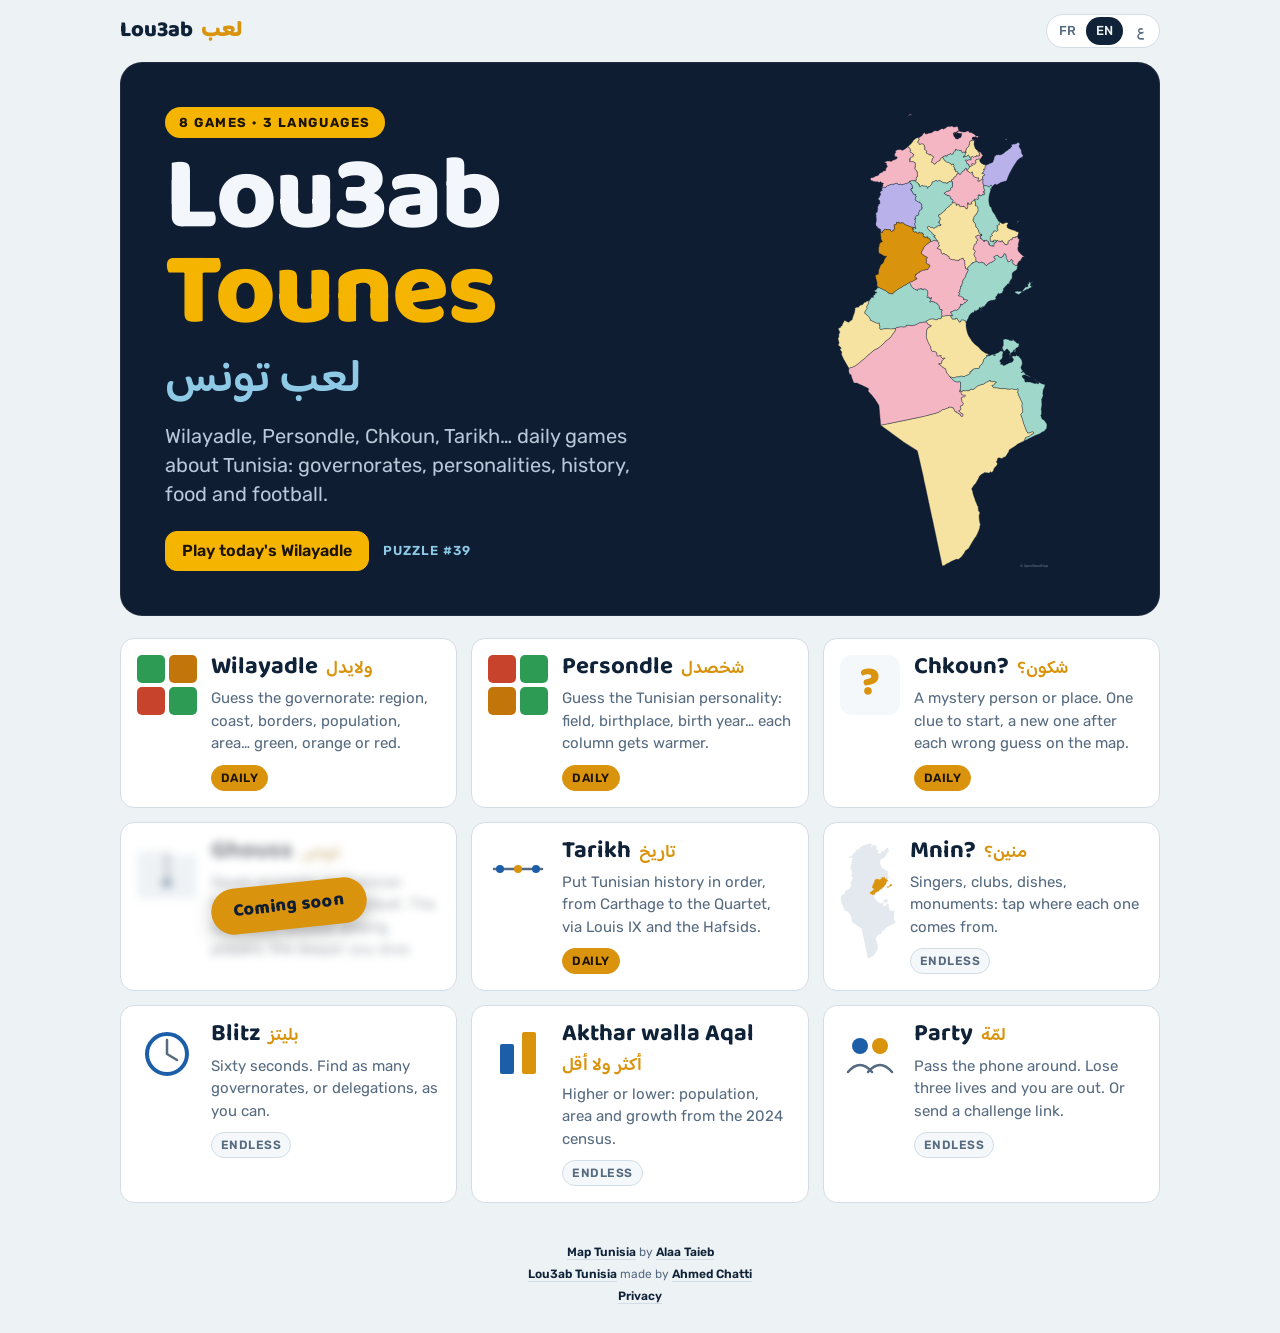
<file: index.html>
<!doctype html>
<html lang="fr">
<head>
<meta charset="utf-8">
<meta name="viewport" content="width=device-width, initial-scale=1, viewport-fit=cover">
<meta property="og:title" content="Lou3ab Tounes">
<meta property="og:description" content="Wilayadle, Persondle, Chkoun, Tarikh… des jeux quotidiens sur la Tunisie : gouvernorats, personnalités, histoire, cuisine et foot.">
<meta property="og:type" content="website">
<meta property="og:url" content="https://lou3ab-tounes.vercel.app/">
<meta property="og:image" content="https://lou3ab-tounes.vercel.app/assets/og.png">
<meta property="og:image:width" content="1200">
<meta property="og:image:height" content="627">
<meta name="twitter:card" content="summary_large_image">
<link rel="icon" href="assets/icon.svg" type="image/svg+xml">
<title>Lou3ab Tounes</title>
<meta name="claude:viewport-fit-sides" content="cover">
<meta name="description" content="Daily games about Tunisia: governorate outlines, mystery personalities, history timeline, higher-or-lower, party mode.">
<meta name="site-url" content="">
<link rel="preconnect" href="https://fonts.googleapis.com">
<link rel="preconnect" href="https://fonts.gstatic.com" crossorigin>
<link rel="stylesheet" href="https://fonts.googleapis.com/css2?family=Baloo+Bhaijaan+2:wght@500;600;700;800&family=Rubik:wght@400;500;600;700&display=swap">
<link rel="manifest" href="/manifest.webmanifest">
<meta name="theme-color" content="#0f1d33">
<link rel="apple-touch-icon" href="/assets/app/apple-touch-icon.png">
<meta name="apple-mobile-web-app-capable" content="yes">
<meta name="apple-mobile-web-app-title" content="Lou3ab Tounes">
<link rel="stylesheet" href="assets/style.css?v=202610292300">
</head>
<body>
<main id="app" aria-live="polite"></main>
<script src="assets/data.js?v=202610292300"></script>
<script src="assets/facts.js?v=202610292300"></script>
<script src="assets/history.js?v=202610292300"></script>
<script src="assets/people.js?v=202610292300"></script>
<script src="assets/party.js?v=202610292300"></script>
<script src="assets/ghouss.js?v=202610292300"></script>
<script src="assets/daily.js?v=202610292300"></script>
<script src="assets/app.js?v=202610292300"></script>
<script>if ('serviceWorker' in navigator) addEventListener('load', () => navigator.serviceWorker.register('/sw.js').catch(() => {}));</script>
</body>
</html>
</file>
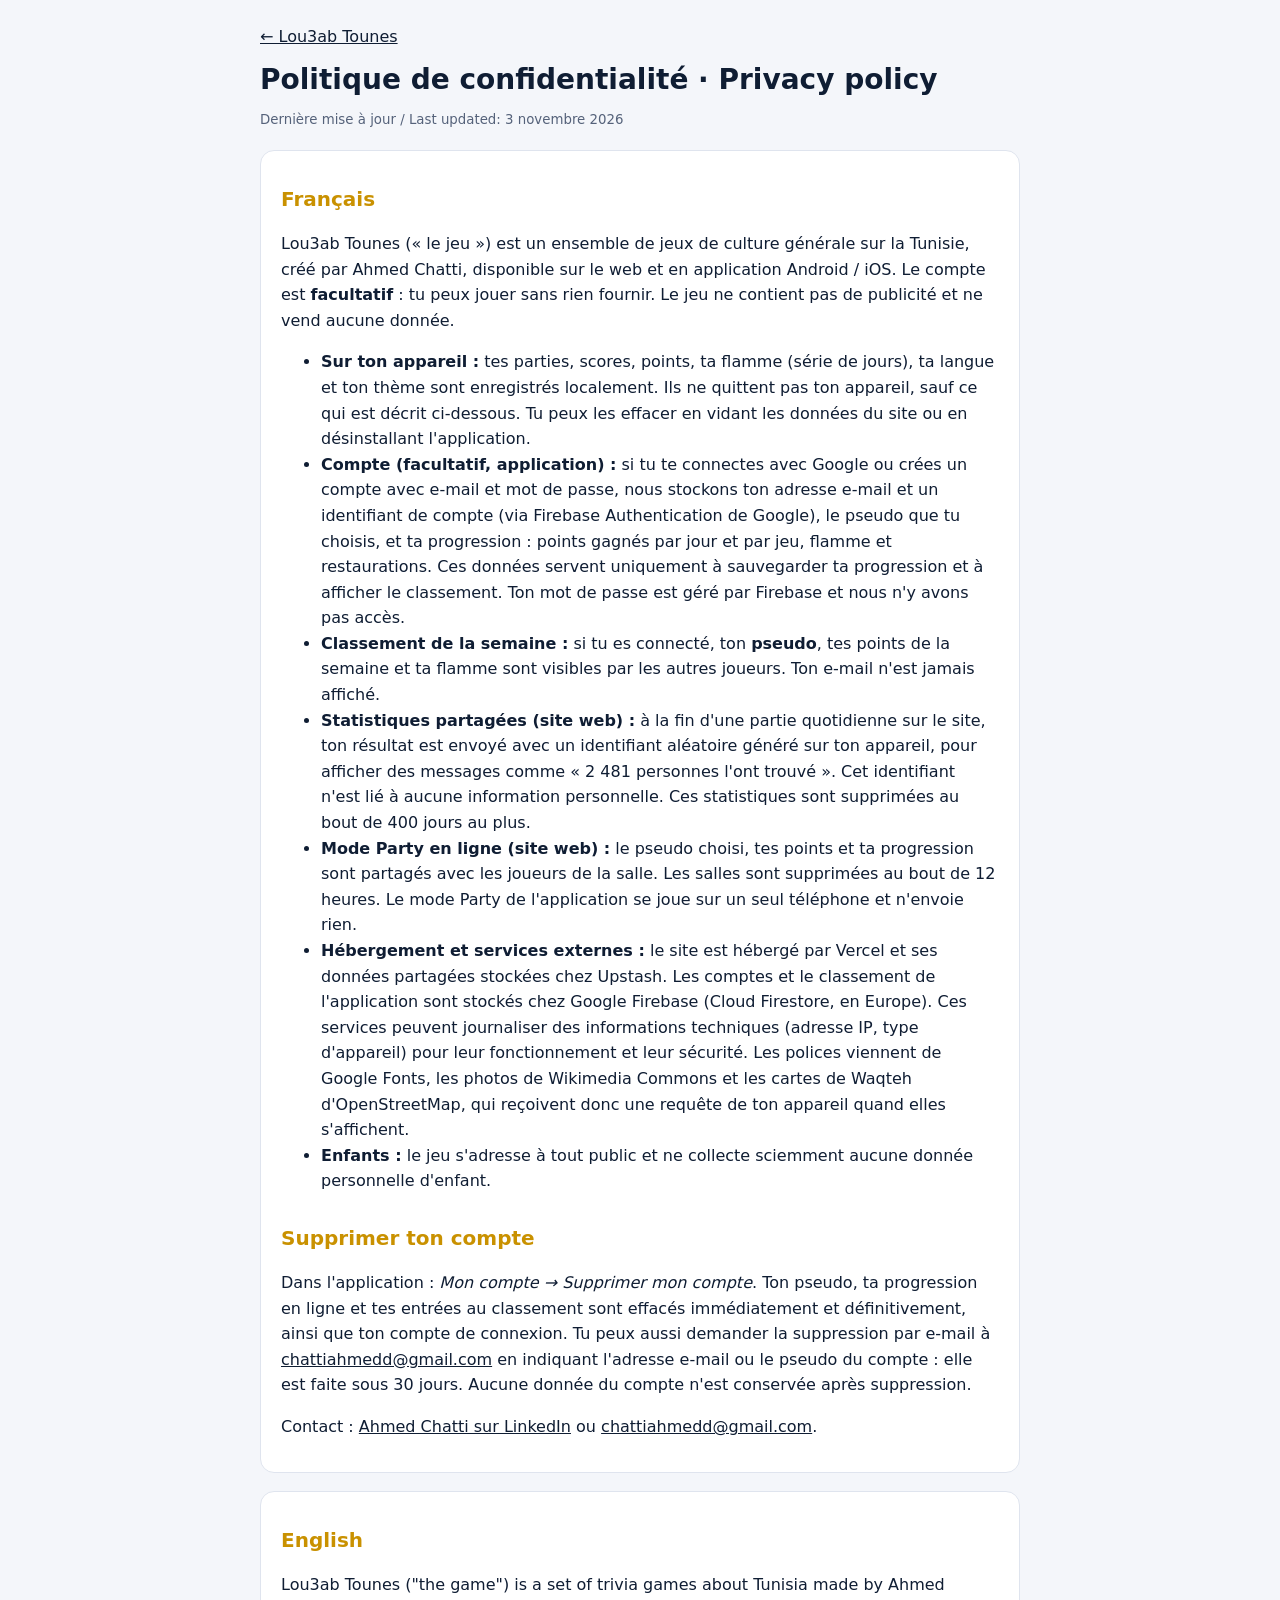
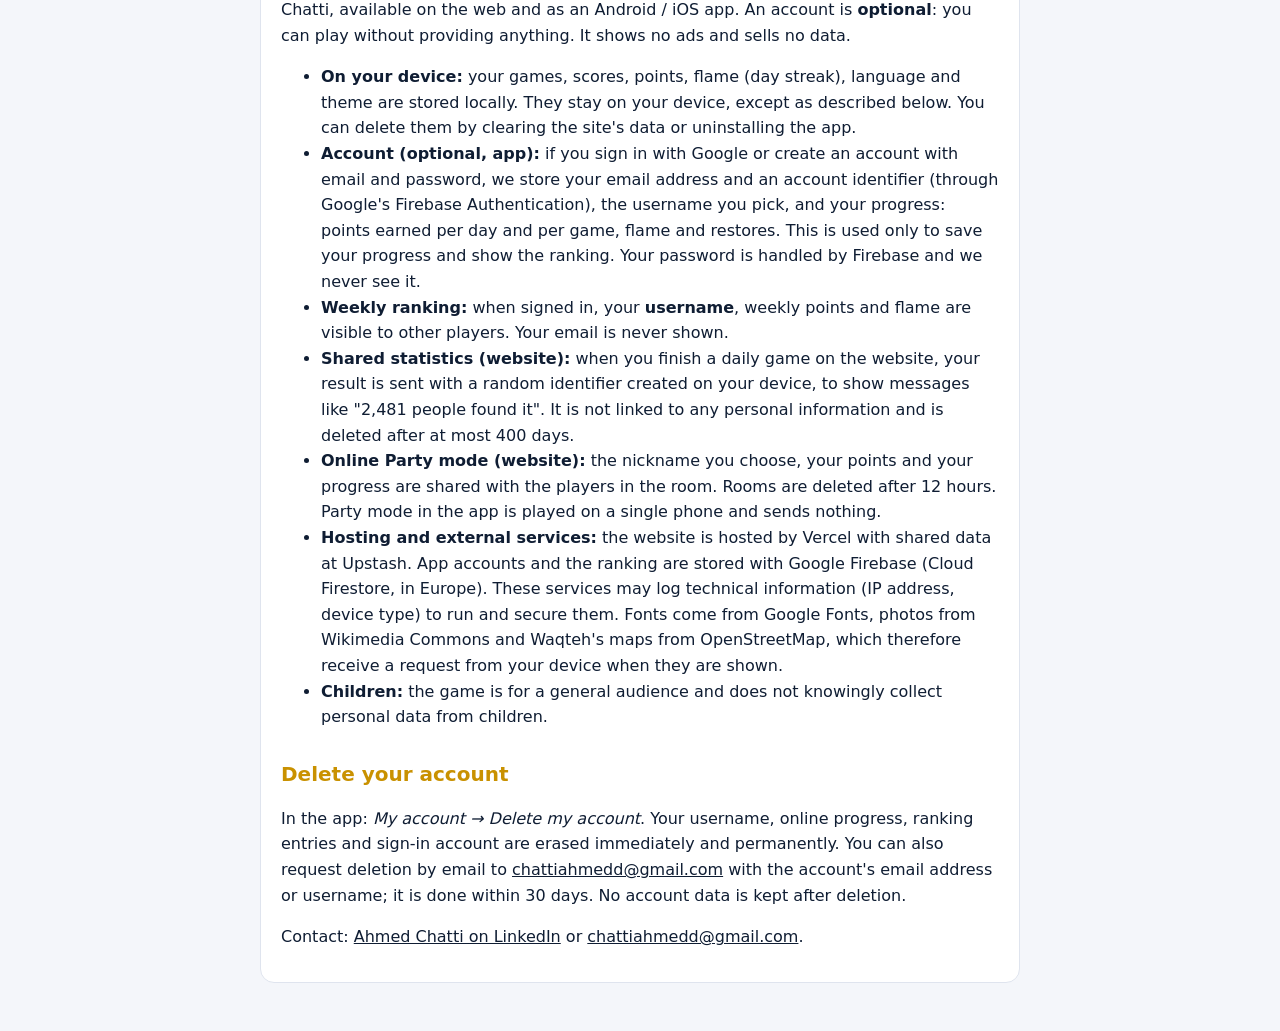
<file: privacy.html>
<!doctype html>
<html lang="fr">
<head>
<meta charset="utf-8">
<meta name="viewport" content="width=device-width,initial-scale=1">
<title>Confidentialité · Lou3ab Tounes</title>
<meta name="theme-color" content="#0f1d33">
<link rel="icon" href="/assets/icon.svg">
<style>
:root{--bg:#f4f6fa;--ink:#0f1d33;--muted:#55627a;--card:#fff;--line:#dfe4ee;--gold:#c99100}
@media (prefers-color-scheme:dark){:root{--bg:#0b1526;--ink:#e9eef7;--muted:#9aa8c0;--card:#13213a;--line:#24334f;--gold:#f5b400}}
body{margin:0;background:var(--bg);color:var(--ink);font:16px/1.6 system-ui,-apple-system,Segoe UI,Roboto,sans-serif}
main{max-width:760px;margin:0 auto;padding:24px 16px 48px}
h1{font-size:28px;margin:8px 0 4px}h2{font-size:20px;margin:28px 0 6px;color:var(--gold)}
section{background:var(--card);border:1px solid var(--line);border-radius:14px;padding:4px 20px 16px;margin-top:18px}
p,li{color:var(--ink)}small{color:var(--muted)}a{color:inherit}
</style>
</head>
<body>
<main>
<a href="/">← Lou3ab Tounes</a>
<h1>Politique de confidentialité · Privacy policy</h1>
<small>Dernière mise à jour / Last updated: 3 novembre 2026</small>

<section lang="fr">
<h2>Français</h2>
<p>Lou3ab Tounes (« le jeu ») est un ensemble de jeux de culture générale sur la Tunisie, créé par Ahmed Chatti, disponible sur le web et en application Android / iOS. Le compte est <strong>facultatif</strong> : tu peux jouer sans rien fournir. Le jeu ne contient pas de publicité et ne vend aucune donnée.</p>
<ul>
<li><strong>Sur ton appareil :</strong> tes parties, scores, points, ta flamme (série de jours), ta langue et ton thème sont enregistrés localement. Ils ne quittent pas ton appareil, sauf ce qui est décrit ci-dessous. Tu peux les effacer en vidant les données du site ou en désinstallant l'application.</li>
<li><strong>Compte (facultatif, application) :</strong> si tu te connectes avec Google ou crées un compte avec e-mail et mot de passe, nous stockons ton adresse e-mail et un identifiant de compte (via Firebase Authentication de Google), le pseudo que tu choisis, et ta progression : points gagnés par jour et par jeu, flamme et restaurations. Ces données servent uniquement à sauvegarder ta progression et à afficher le classement. Ton mot de passe est géré par Firebase et nous n'y avons pas accès.</li>
<li><strong>Classement de la semaine :</strong> si tu es connecté, ton <strong>pseudo</strong>, tes points de la semaine et ta flamme sont visibles par les autres joueurs. Ton e-mail n'est jamais affiché.</li>
<li><strong>Statistiques partagées (site web) :</strong> à la fin d'une partie quotidienne sur le site, ton résultat est envoyé avec un identifiant aléatoire généré sur ton appareil, pour afficher des messages comme « 2 481 personnes l'ont trouvé ». Cet identifiant n'est lié à aucune information personnelle. Ces statistiques sont supprimées au bout de 400 jours au plus.</li>
<li><strong>Mode Party en ligne (site web) :</strong> le pseudo choisi, tes points et ta progression sont partagés avec les joueurs de la salle. Les salles sont supprimées au bout de 12 heures. Le mode Party de l'application se joue sur un seul téléphone et n'envoie rien.</li>
<li><strong>Hébergement et services externes :</strong> le site est hébergé par Vercel et ses données partagées stockées chez Upstash. Les comptes et le classement de l'application sont stockés chez Google Firebase (Cloud Firestore, en Europe). Ces services peuvent journaliser des informations techniques (adresse IP, type d'appareil) pour leur fonctionnement et leur sécurité. Les polices viennent de Google Fonts, les photos de Wikimedia Commons et les cartes de Waqteh d'OpenStreetMap, qui reçoivent donc une requête de ton appareil quand elles s'affichent.</li>
<li><strong>Enfants :</strong> le jeu s'adresse à tout public et ne collecte sciemment aucune donnée personnelle d'enfant.</li>
</ul>
<h2 id="supprimer-compte">Supprimer ton compte</h2>
<p>Dans l'application : <em>Mon compte → Supprimer mon compte</em>. Ton pseudo, ta progression en ligne et tes entrées au classement sont effacés immédiatement et définitivement, ainsi que ton compte de connexion. Tu peux aussi demander la suppression par e-mail à <a href="mailto:chattiahmedd@gmail.com?subject=Suppression%20de%20compte%20Lou3ab%20Tounes">chattiahmedd@gmail.com</a> en indiquant l'adresse e-mail ou le pseudo du compte : elle est faite sous 30 jours. Aucune donnée du compte n'est conservée après suppression.</p>
<p>Contact : <a href="https://www.linkedin.com/in/ahmedchatti/">Ahmed Chatti sur LinkedIn</a> ou <a href="mailto:chattiahmedd@gmail.com">chattiahmedd@gmail.com</a>.</p>
</section>

<section lang="en">
<h2>English</h2>
<p>Lou3ab Tounes ("the game") is a set of trivia games about Tunisia made by Ahmed Chatti, available on the web and as an Android / iOS app. An account is <strong>optional</strong>: you can play without providing anything. It shows no ads and sells no data.</p>
<ul>
<li><strong>On your device:</strong> your games, scores, points, flame (day streak), language and theme are stored locally. They stay on your device, except as described below. You can delete them by clearing the site's data or uninstalling the app.</li>
<li><strong>Account (optional, app):</strong> if you sign in with Google or create an account with email and password, we store your email address and an account identifier (through Google's Firebase Authentication), the username you pick, and your progress: points earned per day and per game, flame and restores. This is used only to save your progress and show the ranking. Your password is handled by Firebase and we never see it.</li>
<li><strong>Weekly ranking:</strong> when signed in, your <strong>username</strong>, weekly points and flame are visible to other players. Your email is never shown.</li>
<li><strong>Shared statistics (website):</strong> when you finish a daily game on the website, your result is sent with a random identifier created on your device, to show messages like "2,481 people found it". It is not linked to any personal information and is deleted after at most 400 days.</li>
<li><strong>Online Party mode (website):</strong> the nickname you choose, your points and your progress are shared with the players in the room. Rooms are deleted after 12 hours. Party mode in the app is played on a single phone and sends nothing.</li>
<li><strong>Hosting and external services:</strong> the website is hosted by Vercel with shared data at Upstash. App accounts and the ranking are stored with Google Firebase (Cloud Firestore, in Europe). These services may log technical information (IP address, device type) to run and secure them. Fonts come from Google Fonts, photos from Wikimedia Commons and Waqteh's maps from OpenStreetMap, which therefore receive a request from your device when they are shown.</li>
<li><strong>Children:</strong> the game is for a general audience and does not knowingly collect personal data from children.</li>
</ul>
<h2 id="delete-account">Delete your account</h2>
<p>In the app: <em>My account → Delete my account</em>. Your username, online progress, ranking entries and sign-in account are erased immediately and permanently. You can also request deletion by email to <a href="mailto:chattiahmedd@gmail.com?subject=Lou3ab%20Tounes%20account%20deletion">chattiahmedd@gmail.com</a> with the account's email address or username; it is done within 30 days. No account data is kept after deletion.</p>
<p>Contact: <a href="https://www.linkedin.com/in/ahmedchatti/">Ahmed Chatti on LinkedIn</a> or <a href="mailto:chattiahmedd@gmail.com">chattiahmedd@gmail.com</a>.</p>
</section>
</main>
</body>
</html>
</file>
<file: assets/style.css>
/* Layout: one centred game column (max 620px) over a whitewashed/night-sea ground; the map is the stage. */
:root{
  --bg:#edf2f5; --surface:#ffffff; --surface-2:#f5f8fa; --ink:#0f2238; --muted:#566a80; --line:#d3dde6;
  --blue:#1d5ea8; --blue-ink:#ffffff; --gold:#d9930d; --red:#c43b22; --green:#2f8a4f;
  --sea:#dce9f3; --land:#e3e9ee; --stroke:#ffffff; --ctx:#dfe5ea;
  --p0:#f4b6c2; --p1:#9fd8cb; --p2:#f6e3a1; --p3:#b9b2ea; --p4:#a8d5a2; --p5:#f2c88f; --p6:#8ecae6; --p7:#e9a28f;
  --f-display:"Baloo Bhaijaan 2","Rubik","Noto Sans Arabic",system-ui,sans-serif;
  --f-body:"Rubik","Noto Sans Arabic",system-ui,-apple-system,"Segoe UI",sans-serif;
  --good-cell:#2e9b55; --part-cell:#c27508; --bad-cell:#c8432c;
  --r:14px; --shadow:0 1px 2px rgba(15,34,56,.06),0 6px 20px rgba(15,34,56,.06);
  color-scheme:light;
}
@media (prefers-color-scheme:dark){:root:not([data-theme="light"]){
  --bg:#0c1627; --surface:#14223a; --surface-2:#1a2b46; --ink:#eef3f9; --muted:#97a9bf; --line:#253a59;
  --blue:#69a6ff; --blue-ink:#08162b; --gold:#f5b400; --red:#ff7158; --green:#5fd08d;
  --sea:#10203a; --land:#22344f; --stroke:#0c1627; --ctx:#1b2c47; --shadow:0 1px 2px rgba(0,0,0,.3),0 8px 24px rgba(0,0,0,.25); color-scheme:dark;}}
:root[data-theme="dark"]{
  --bg:#0c1627; --surface:#14223a; --surface-2:#1a2b46; --ink:#eef3f9; --muted:#97a9bf; --line:#253a59;
  --blue:#69a6ff; --blue-ink:#08162b; --gold:#f5b400; --red:#ff7158; --green:#5fd08d;
  --sea:#10203a; --land:#22344f; --stroke:#0c1627; --ctx:#1b2c47; --shadow:0 1px 2px rgba(0,0,0,.3),0 8px 24px rgba(0,0,0,.25); color-scheme:dark;}

*{box-sizing:border-box}
html,body{min-height:100%}
body{margin:0;background:var(--bg);color:var(--ink);font:400 16px/1.5 var(--f-body);-webkit-font-smoothing:antialiased;
  padding-left:max(16px,env(safe-area-inset-left,0px));padding-right:max(16px,env(safe-area-inset-right,0px));padding-block:0 24px}
#app{max-width:1040px;margin:0 auto}
a{color:var(--blue)}
[lang="ar"]{font-family:var(--f-display);font-feature-settings:normal;letter-spacing:0!important}
h1,h2,h3{font-family:var(--f-display);line-height:1.1;margin:0;text-wrap:balance}
button,input{font:inherit;color:inherit}
:focus-visible{outline:3px solid var(--gold);outline-offset:2px;border-radius:6px}

/* bar */
.bar{display:flex;align-items:center;justify-content:space-between;gap:12px;padding-block:14px;position:sticky;top:env(safe-area-inset-top,0px);background:var(--bg);z-index:5}
body::before{content:"";position:fixed;inset:0 0 auto;height:env(safe-area-inset-top,0px);background:var(--bg);z-index:10}
.brand{font:800 22px/1 var(--f-display);color:var(--ink)}
.brand span{color:var(--gold);margin-inline-start:4px}
.backlink{text-decoration:none;font-weight:500;color:var(--muted)}
.backlink:hover{color:var(--ink)}
[dir="rtl"] .backlink{display:inline-block;transform:none}
.seg{display:inline-flex;border:1px solid var(--line);border-radius:999px;padding:2px;background:var(--surface)}
.seg button{border:0;background:none;padding:4px 10px;border-radius:999px;cursor:pointer;font-size:13px;font-weight:500;color:var(--muted);min-width:34px}
.seg button.on{background:var(--ink);color:var(--bg)}

/* buttons & chips */
.btn{display:inline-flex;align-items:center;justify-content:center;gap:6px;border:1px solid var(--line);background:var(--surface);color:var(--ink);padding:10px 16px;border-radius:12px;font-weight:600;cursor:pointer;text-decoration:none;line-height:1.1;transition:transform .08s,background .15s}
.btn:active{transform:translateY(1px)}
.btn.primary{background:var(--blue);border-color:var(--blue);color:var(--blue-ink)}
.btn.ghost{background:transparent}
.btn.sm{padding:6px 11px;font-size:14px;border-radius:10px}
.btn.big{padding:16px 28px;font-size:18px}
.btn[disabled],.btn.dis{opacity:.4;pointer-events:none}
.chip{display:inline-block;font-size:12px;font-weight:600;letter-spacing:.04em;text-transform:uppercase;padding:3px 9px;border-radius:999px;background:var(--surface-2);color:var(--muted);border:1px solid var(--line)}
.chip.daily{background:var(--gold);border-color:var(--gold);color:#1c1300}
.chip.ok{background:var(--green);border-color:var(--green);color:var(--bg)}
.actions{display:flex;flex-wrap:wrap;gap:10px;justify-content:center;margin-top:14px}

/* hero */
.hero{display:grid;grid-template-columns:1.1fr .9fr;gap:24px;align-items:center;padding-block:8px 28px}
.hero-m{max-width:300px;justify-self:center;width:100%}
.hero-m .map{max-height:440px}
@media (max-width:700px){.hero{grid-template-columns:1fr 120px;gap:12px}.hero-t p{font-size:16px}.hero-m .map{max-height:250px}}

/* tiles */
.grid{display:grid;grid-template-columns:repeat(auto-fill,minmax(min(100%,300px),1fr));gap:14px}
.tile{display:flex;gap:14px;align-items:flex-start;padding:16px;background:var(--surface);border:1px solid var(--line);border-radius:var(--r);text-decoration:none;color:var(--ink);transition:transform .15s,border-color .15s}
.tile:hover{transform:translateY(-2px);border-color:var(--blue)}
.tile-b{min-width:0;flex:1}
.tile h2{font-size:24px;font-weight:700;display:flex;flex-wrap:wrap;gap:8px;align-items:baseline}
.tile h2 span{font-size:18px;color:var(--gold);font-weight:600}
.tile p{margin:6px 0 10px;color:var(--muted);font-size:15px}
.tile-f{display:flex;gap:6px;flex-wrap:wrap}
.thumb{width:60px;height:60px;flex:none}
svg.thumb.sil{width:60px;height:60px;max-width:60px}
.thumb.sil path{fill:var(--blue)}
.thumb.q{display:grid;place-items:center;font:800 40px/1 var(--f-display);color:var(--gold);background:var(--surface-2);border-radius:12px}
.t-sea{fill:var(--sea)} .t-dot{fill:var(--blue)} .t-dot2{fill:var(--gold)} .t-line{stroke:var(--muted);stroke-width:2.5;fill:none;stroke-linecap:round} .t-ring{fill:none;stroke:var(--blue);stroke-width:4}

/* map */
.map{display:block;width:100%;height:auto;max-height:78vh;touch-action:manipulation;user-select:none}
.map .rg{stroke:var(--stroke);stroke-width:var(--sw);stroke-linejoin:round;fill:var(--land);cursor:pointer;transition:fill .15s,opacity .15s}
.map .c0{fill:var(--p0)}.map .c1{fill:var(--p1)}.map .c2{fill:var(--p2)}.map .c3{fill:var(--p3)}.map .c4{fill:var(--p4)}.map .c5{fill:var(--p5)}.map .c6{fill:var(--p6)}.map .c7{fill:var(--p7)}
.map .rg.hov{opacity:.72}
.map .rg.sel{fill:var(--blue)!important;opacity:1}
.map .rg.good,.map .rg.flash-g{fill:var(--green)!important}
.map .rg.bad,.map .rg.flash-r{fill:var(--red)!important}
.map .rg.target{fill:var(--gold)!important;animation:pulse 1s ease-in-out 2}
.map .rg.done{fill:var(--surface-2)!important;opacity:.5}
.map .rg.lit{fill:var(--gold)!important}
.map .ctx path{fill:var(--ctx);stroke:var(--stroke);stroke-width:var(--sw)}
.map .inset rect{fill:var(--sea);stroke:var(--line);stroke-width:.8}
.map .inset-t{font:600 9px var(--f-body);fill:var(--muted);text-anchor:middle}
.map .inset-lead{stroke:var(--muted);stroke-width:.6;stroke-dasharray:2 2;fill:none}
.map .dist,.map .lbl text{font:700 9px var(--f-body);fill:var(--ink);text-anchor:middle;paint-order:stroke;stroke:var(--surface);stroke-width:2.5px;pointer-events:none}
@keyframes pulse{50%{opacity:.55}}
.mapwrap{background:var(--sea);border-radius:var(--r);padding:10px;margin-top:12px}
.mini{width:56px;height:auto;flex:none}
.mini-c{fill:var(--land)} .mini-h{fill:var(--gold);stroke:var(--gold);stroke-width:2} .mini-g{fill:color-mix(in srgb,var(--blue) 35%,var(--land))}

/* game shell */
.game{max-width:620px;margin:0 auto}
.ghead{padding-block:6px 14px}
.ghead h1{font-size:clamp(36px,8vw,52px);font-weight:800;display:flex;gap:12px;align-items:baseline;flex-wrap:wrap}
.ghead h1 .ar{color:var(--gold);font-size:.6em;font-weight:700}
.gsub{color:var(--muted);margin:6px 0 0;max-width:60ch}
.daypick{display:flex;align-items:center;justify-content:center;gap:12px;margin-bottom:12px;font-weight:600;font-variant-numeric:tabular-nums}
.tmodes,.cats{display:flex;flex-wrap:wrap;gap:8px;margin-bottom:12px}
.tstat{display:flex;justify-content:space-between;align-items:center;gap:10px;font-variant-numeric:tabular-nums;color:var(--muted);margin-bottom:10px}
.tstat b{color:var(--ink)}
.hearts{display:inline-flex;gap:4px;vertical-align:middle}
.hearts .h{width:12px;height:12px;border-radius:3px;transform:rotate(45deg);background:var(--line)}
.hearts .h.on{background:var(--red)}

/* wilayadle */
.silbox{background:var(--surface);border:1px solid var(--line);border-radius:var(--r);padding:20px;display:grid;place-items:center}
.sil{width:100%;max-width:280px;height:220px}
.sil path{fill:var(--ink)}
.sil.small{height:140px;max-width:180px;display:block;margin:8px auto}
.rows{display:grid;gap:6px;margin:12px 0}
.row{display:grid;grid-template-columns:1fr auto 40px 52px;gap:8px;align-items:center;background:var(--surface);border:1px solid var(--line);border-radius:10px;padding:8px 12px;min-height:42px;font-variant-numeric:tabular-nums}
.row.empty{background:transparent;border-style:dashed}
.row.ok{border-color:var(--green);background:color-mix(in srgb,var(--green) 14%,var(--surface))}
.rn{font-weight:600;min-width:0;overflow:hidden;text-overflow:ellipsis;white-space:nowrap}
.rk,.rp{color:var(--muted);text-align:end}
.ra{text-align:center}
.ra i{display:inline-block;font-style:normal;font-weight:800;color:var(--blue);transform:rotate(var(--r))}
.ac{position:relative;display:flex;gap:8px;flex-wrap:wrap}
.ac input{flex:1;min-width:0;padding:12px 14px;border-radius:12px;border:1px solid var(--line);background:var(--surface)}
.ac-list{position:absolute;inset:auto 0 calc(100% + 4px) 0;list-style:none;margin:0;padding:4px;background:var(--surface);border:1px solid var(--line);border-radius:12px;box-shadow:var(--shadow);z-index:4}
.ac-list li{padding:9px 12px;border-radius:8px;cursor:pointer;display:flex;justify-content:space-between;gap:12px}
.ac-list li span{color:var(--muted)}
.ac-list li.on,.ac-list li:hover{background:var(--surface-2)}
.shake{animation:shake .35s}
@keyframes shake{25%{transform:translateX(-6px)}75%{transform:translateX(6px)}}
.result{text-align:center;padding:20px;border-radius:var(--r);background:var(--surface);border:1px solid var(--line);margin-top:14px}
.result.win{border-color:var(--green)}
.result.lose{border-color:var(--red)}
.result .rt{margin:0;text-transform:uppercase;letter-spacing:.08em;font-size:13px;font-weight:600;color:var(--muted)}
.result h2{font-size:34px;margin:6px 0}
.result h2 span{color:var(--gold);font-size:.7em}
.result p{margin:4px 0;color:var(--muted)}
.facts{display:grid;grid-template-columns:repeat(3,1fr);gap:8px;margin:14px 0 0}
.facts div{background:var(--surface-2);border-radius:10px;padding:8px}
.facts dt{font-size:12px;color:var(--muted)} .facts dd{margin:0;font-weight:700;font-variant-numeric:tabular-nums}
.bonus{margin-top:16px}
.bt{font-weight:600;margin:0 0 4px}
.brow{display:flex;justify-content:center;margin-top:10px}
.score{font:800 24px var(--f-display);margin:0}

/* chkoun */
.story{background:var(--surface);border:1px solid var(--line);border-radius:var(--r);padding:16px 18px}
.kind{margin:0 0 8px;font-size:13px;letter-spacing:.08em;text-transform:uppercase;font-weight:600;color:var(--gold)}
.clues{margin:0;padding-inline-start:22px;display:grid;gap:8px}
.clues li{color:var(--muted)}
.clues li.on{color:var(--ink);font-size:17px;animation:in .4s ease}
.note{font-size:13px;color:var(--muted);margin:10px 0 0}
@keyframes in{from{opacity:.2;transform:translateY(4px)}}
.pickbar{display:flex;align-items:center;gap:10px;flex-wrap:wrap;margin-top:10px}
.sel-n{font-weight:700;flex:1;min-width:0}
.left{color:var(--muted);font-size:14px}

/* ghouss */
.dive{display:grid;grid-template-columns:56px 1fr;gap:14px}
.gauge{position:relative;border-radius:999px;background:linear-gradient(var(--sea),color-mix(in srgb,var(--blue) 55%,var(--sea)));min-height:420px;overflow:hidden;border:1px solid var(--line)}
.diver{position:absolute;left:50%;top:calc(6% + var(--d,0)*84%);width:22px;height:22px;margin-left:-11px;border-radius:50%;background:var(--gold);box-shadow:0 0 0 6px color-mix(in srgb,var(--gold) 30%,transparent);transition:top .9s cubic-bezier(.3,.7,.3,1)}
.gm{position:absolute;bottom:8px;left:0;right:0;text-align:center;font:700 13px var(--f-body);color:var(--surface);font-variant-numeric:tabular-nums}
.dive-main{min-width:0}
.prompt .pn{margin:0;color:var(--muted);font-variant-numeric:tabular-nums}
.prompt h2{font-size:26px;margin:4px 0 12px}
.log{list-style:none;margin:14px 0 0;padding:0;display:grid;gap:6px}
.log li{display:grid;grid-template-columns:1fr auto auto;gap:10px;align-items:center;background:var(--surface);border:1px solid var(--line);border-radius:10px;padding:8px 12px;font-size:14px}
.log .lp{color:var(--muted);min-width:0} .log .la{font-weight:600} .log b{font-variant-numeric:tabular-nums;color:var(--blue)}
.log li.miss b{color:var(--red)}
.deep{margin-top:12px;background:var(--surface);border:1px solid var(--line);border-radius:var(--r);padding:10px 14px}
.deep summary{cursor:pointer;font-weight:600}
.deep ul{list-style:none;padding:0;margin:8px 0 0;display:grid;gap:6px}
.deep li{display:flex;justify-content:space-between;gap:10px;font-size:14px}
.deep li span{color:var(--muted)}

/* tarikh */
.hcard{background:var(--surface);border:1px solid var(--line);border-radius:12px;padding:12px 14px}
.hcard h3{font-size:19px;font-weight:700}
.hcard .hy{margin:0 0 2px;font:700 14px var(--f-body);color:var(--gold);font-variant-numeric:tabular-nums}
.hcard.now{border:2px solid var(--blue);box-shadow:var(--shadow)}
.hcard.now .hy{color:var(--blue)}
.hint{margin:6px 0 0;color:var(--muted);font-size:14px}
.reveal{margin-top:10px}
.hcard.rv{display:flex;gap:12px;align-items:flex-start}
.hcard.rv p{margin:4px 0 0;color:var(--muted);font-size:15px}
.hcard.rv.good{border-color:var(--green)} .hcard.rv.bad{border-color:var(--red)}
.hcard.rv .mini{width:42px}
.timeline{display:grid;gap:6px;margin-top:14px;padding-inline-start:14px;border-inline-start:3px solid var(--line)}
.hcard.in.was-bad{border-color:var(--red)}
.slot{border:1.5px dashed var(--blue);background:transparent;color:var(--blue);border-radius:10px;padding:6px;font-weight:600;cursor:pointer}
.slot:hover{background:color-mix(in srgb,var(--blue) 10%,transparent)}

/* mnin & quiz cards */
.ocard{background:var(--surface);border:1px solid var(--line);border-radius:var(--r);padding:16px}
.ocard h2{font-size:28px;margin:8px 0 4px}
.ocard p{margin:0;color:var(--muted)}
.fb{margin-top:10px;padding:12px 14px;border-radius:12px;background:var(--surface);border:1px solid var(--line);display:flex;flex-wrap:wrap;gap:8px;align-items:center}
.fb.good{border-color:var(--green)} .fb.bad{border-color:var(--red)}
.fb b{color:inherit}
.fb.good b{color:var(--green)} .fb.bad b{color:var(--red)}
.fb .btn{margin-inline-start:auto}

/* blitz */
.blitzbar{display:flex;align-items:center;gap:12px;background:var(--surface);border:1px solid var(--line);border-radius:var(--r);padding:10px 14px;position:sticky;top:calc(env(safe-area-inset-top,0px) + 62px);z-index:4}
.target-n{flex:1;min-width:0;font-size:18px} .target-n b{font-family:var(--f-display);font-size:22px}
.target-n small{color:var(--muted)}
.clock{font:700 20px var(--f-body);font-variant-numeric:tabular-nums;color:var(--muted)}
.clock.hot{color:var(--red)}
.bs{font:800 28px var(--f-display);color:var(--green);min-width:40px;text-align:end;font-variant-numeric:tabular-nums}

/* akthar */
.duel{display:grid;grid-template-columns:1fr auto 1fr;gap:10px;align-items:stretch}
.side{background:var(--surface);border:1px solid var(--line);border-radius:var(--r);padding:16px;display:flex;flex-direction:column;align-items:center;text-align:center;gap:4px;min-width:0}
.side h2{font-size:22px;overflow-wrap:anywhere}
.side .sub{margin:0;color:var(--muted);font-size:14px}
.side .val{font:800 26px var(--f-display);margin:6px 0;font-variant-numeric:tabular-nums}
.side .val.q{color:var(--blue)} .side .val.good{color:var(--green)} .side .val.bad{color:var(--red)}
.side .mini{width:60px}
.vs{align-self:center;font:800 18px var(--f-display);color:var(--muted)}
.hl{display:grid;gap:6px;width:100%}
@media (max-width:480px){.duel{grid-template-columns:1fr}.vs{justify-self:center}}

/* party */
.pset,.chal{background:var(--surface);border:1px solid var(--line);border-radius:var(--r);padding:16px;margin-bottom:14px}
.pset h3,.chal h3{font-size:22px;margin-bottom:10px}
.chal p{color:var(--muted);margin:0 0 10px}
.plist{display:grid;gap:8px}
.pname{display:flex;gap:6px}
.pname input{flex:1;min-width:0;padding:10px 12px;border-radius:10px;border:1px solid var(--line);background:var(--surface-2)}
.prow{display:flex;justify-content:space-between;gap:8px;margin-top:12px;flex-wrap:wrap}
.code{font:800 44px var(--f-display);letter-spacing:.15em;margin:6px 0;color:var(--gold)}
.copybox{width:100%;padding:10px;border-radius:10px;border:1px solid var(--line);background:var(--surface-2);font-size:13px;margin-top:8px}
.board{display:flex;flex-wrap:wrap;gap:8px;margin-bottom:12px}
.pl{display:inline-flex;align-items:center;gap:8px;padding:6px 10px;border-radius:999px;background:var(--surface);border:1px solid var(--line);font-weight:600;font-size:14px}
.pl.cur{border-color:var(--blue);box-shadow:0 0 0 2px var(--blue)}
.pl.out{opacity:.4;text-decoration:line-through}
.pass{text-align:center;padding:40px 16px;background:var(--surface);border:1px solid var(--line);border-radius:var(--r)}
.pass p{color:var(--muted);margin:0}
.pass h2{font-size:44px;margin:8px 0 20px}
.qbox{background:var(--surface);border:1px solid var(--line);border-radius:var(--r);padding:16px}
.qq{margin:0;color:var(--muted);font-weight:600}
.qbox h3{font-size:26px;margin:6px 0 2px}
.qs{margin:0;color:var(--muted)}
.timer{height:6px;background:var(--surface-2);border-radius:99px;overflow:hidden;margin:14px 0}
.timer i{display:block;height:100%;background:var(--gold);animation:drain linear forwards;transform-origin:left}
[dir="rtl"] .timer i{transform-origin:right}
@keyframes drain{to{transform:scaleX(0)}}
.opts{display:grid;gap:8px}
.opt{text-align:start;padding:12px 14px;border-radius:12px;border:1px solid var(--line);background:var(--surface-2);font-weight:600;cursor:pointer}
.opt:hover{border-color:var(--blue)}
.opt.good{background:var(--green);border-color:var(--green);color:var(--bg)}
.opt.bad{background:var(--red);border-color:var(--red);color:var(--bg)}
.qfb{margin-top:10px;color:var(--muted)} .qfb b.good{color:var(--green)} .qfb b.bad{color:var(--red)}

/* toast & footer */
.toast{position:fixed;left:50%;bottom:calc(20px + env(safe-area-inset-bottom,0px));transform:translateX(-50%);background:var(--ink);color:var(--bg);padding:10px 16px;border-radius:12px;font-weight:600;z-index:20;max-width:calc(100% - 32px);transition:opacity .4s}
.toast.good{background:var(--green)} .toast.bad{background:var(--red)}
.toast.out{opacity:0}
.foot{max-width:620px;margin:40px auto 0;text-align:center;color:var(--muted);font-size:12px}
.foot p{margin:4px 0}
@media (prefers-reduced-motion:reduce){*{animation:none!important;transition:none!important}}
.chip.new{background:var(--blue);border-color:var(--blue);color:var(--blue-ink)}
.dfact{margin:12px 0 0!important;color:var(--ink)!important;text-align:start;background:var(--surface-2);border-radius:10px;padding:10px 12px}
.src{font-size:12px;color:var(--muted);text-align:center;margin:8px 0 0}

/* ---------- dle grid (Wilayadle / Persondle) ---------- */
.g-wilayadle,.g-persondle{max-width:900px}
.dle-top{max-width:560px;margin:0 auto}
.dle-count{text-align:center;color:var(--muted);font-size:14px;margin:8px 0}
.hints{display:flex;flex-wrap:wrap;gap:8px;justify-content:center}
.hint{display:flex;flex-direction:column;align-items:center;gap:2px;border:1px solid var(--line);background:var(--surface);border-radius:12px;padding:8px 14px;cursor:pointer;min-width:120px}
.hint[disabled]{opacity:.55;cursor:default}
.hint.open{border-color:var(--gold)}
.hint small{color:var(--muted);font-size:12px}
.hint-out{flex-basis:100%;display:flex;justify-content:center}
.bigletter{font:800 40px var(--f-display);margin:6px 0;color:var(--gold)}
.hinttxt{font-weight:600;margin:6px 0}
.gridwrap{overflow-x:auto;margin:14px -4px 0;padding:0 4px 6px;-webkit-overflow-scrolling:touch}
table.dle{border-collapse:separate;border-spacing:5px;margin:0 auto;min-width:100%}
table.dle th[scope=col]{font:600 12px var(--f-body);color:var(--muted);text-transform:uppercase;letter-spacing:.04em;padding:0 2px 4px;border-bottom:2px solid var(--line);vertical-align:bottom;white-space:normal;max-width:84px}
.cl{width:84px;min-width:84px;height:72px;border-radius:10px;text-align:center;vertical-align:middle;padding:4px;font-weight:700;font-size:13px;line-height:1.15;position:relative;overflow:hidden;color:#fff;text-shadow:0 1px 1px rgba(0,0,0,.25)}
.cl span{position:relative;z-index:1;overflow-wrap:anywhere}
.cl.ok{background:var(--good-cell)}
.cl.part{background:var(--part-cell)}
.cl.no{background:var(--bad-cell)}
.cl.ar-up::before,.cl.ar-down::before{content:"";position:absolute;inset:8px 18px;background:rgba(0,0,0,.22);clip-path:polygon(50% 0,100% 45%,70% 45%,70% 100%,30% 100%,30% 45%,0 45%)}
.cl.ar-down::before{transform:rotate(180deg)}
.cl.who{background:var(--surface);color:var(--ink);text-shadow:none;border:1px solid var(--line);display:table-cell}
.cl.who.ok{border:2px solid var(--good-cell)}
.cl.who .mini{width:30px;display:block;margin:0 auto 2px}
.cl.who span{font-size:12px;display:block}
.avatar{display:grid;place-items:center;width:34px;height:34px;margin:0 auto 3px;border-radius:50%;font:800 14px/1 var(--f-display);font-style:normal;color:#fff;background:var(--blue)}
.avatar.f-music{background:#7a4fd0}.avatar.f-sport{background:#1f8a5a}.avatar.f-politics{background:#b5462b}.avatar.f-history{background:#9a6a12}.avatar.f-literature{background:#2364a8}.avatar.f-cinema{background:#b0306e}
.flip{animation:flipin .45s ease both;animation-delay:calc(var(--i) * 240ms)}
@keyframes flipin{from{transform:rotateX(90deg);opacity:0}to{transform:none;opacity:1}}
.legend{display:flex;flex-wrap:wrap;gap:12px;justify-content:center;margin:12px 0 0;font-size:13px;color:var(--muted)}
.legend span{display:inline-flex;align-items:center;gap:6px}
.sw{width:16px;height:16px;border-radius:4px;display:inline-block;position:relative}
.sw.ok{background:var(--good-cell)}.sw.part{background:var(--part-cell)}.sw.no{background:var(--bad-cell)}
.sw.up,.sw.down{background:var(--bad-cell)}
.sw.up::before,.sw.down::before{content:"";position:absolute;inset:2px 3px;background:rgba(255,255,255,.75);clip-path:polygon(50% 0,100% 45%,70% 45%,70% 100%,30% 100%,30% 45%,0 45%)}
.sw.down::before{transform:rotate(180deg)}
.result .mini{width:46px;margin:8px auto 0;display:block}
.thumb.tgrid{display:grid;grid-template-columns:1fr 1fr;gap:4px}
.thumb.tgrid i{border-radius:5px}
.tgrid .ok{background:var(--good-cell)}.tgrid .part{background:var(--part-cell)}.tgrid .no{background:var(--bad-cell)}
.cl.who{position:sticky;inset-inline-start:0;z-index:2;box-shadow:4px 0 8px -6px rgba(0,0,0,.25)}
.ac-list{max-height:330px;overflow:auto;inset:calc(100% + 4px) 0 auto 0}
.ac-list li{align-items:center;justify-content:flex-start}
.ac-list li em{font-style:normal;flex:1}
.avatar{position:relative;overflow:hidden}
.avatar img{position:absolute;inset:0;width:100%;height:100%;object-fit:cover}
.avatar.sm{width:30px;height:30px;margin:0;font-size:12px;flex:none}
.bz-fb{min-height:0;margin-top:8px;padding:0 14px;border-radius:12px;font-weight:600;max-height:0;overflow:hidden;opacity:0;transition:opacity .2s,max-height .2s,padding .2s}
.bz-fb.show{opacity:1;max-height:80px;padding:10px 14px}
.bz-fb.good{background:color-mix(in srgb,var(--green) 18%,var(--surface));color:var(--green);border:1px solid var(--green)}
.bz-fb.bad{background:color-mix(in srgb,var(--red) 14%,var(--surface));color:var(--ink);border:1px solid var(--red)}
.missed{font-size:14px;text-align:start;margin-top:10px!important}
.dle-live{text-align:center;margin:8px 0 0;font-size:14px;color:var(--ink)}
.dle-live b,.gs-n b{color:var(--gold);font-variant-numeric:tabular-nums}
.gstats{margin-top:14px;padding-top:12px;border-top:1px dashed var(--line)}
.gs-n{margin:0!important;color:var(--ink)!important}
.gs-p{margin:4px 0 0!important;font-weight:600;color:var(--ink)!important}
.hbars{display:grid;gap:4px;margin:10px auto 0;max-width:360px;text-align:start}
.hb{display:grid;grid-template-columns:24px 1fr 52px;gap:8px;align-items:center;font-size:12px;font-variant-numeric:tabular-nums;color:var(--muted)}
.hb i{display:block;height:14px;width:max(3px,var(--w));background:var(--line);border-radius:4px}
.hb.me i{background:var(--good-cell)}.hb.me span,.hb.me b{color:var(--ink);font-weight:700}
.hb b{font-weight:500;text-align:end}
.dym{margin-top:8px;padding:10px 12px;border-radius:12px;background:var(--surface);border:1px solid var(--gold);font-size:14px;display:flex;flex-wrap:wrap;gap:6px;align-items:center}
.dym .sug{border:0;background:var(--gold);color:#1c1300;font-weight:700;border-radius:8px;padding:4px 10px;cursor:pointer}
.log .la small{display:block;font-weight:400;color:var(--muted);font-size:12px}

/* ---------- home hero, same look as the share image (fixed navy band in both themes) ---------- */
.hero{background:#0f1d33;color:#eef3f9;border-radius:22px;padding:clamp(22px,4vw,44px);margin-bottom:22px;grid-template-columns:1.25fr .75fr;gap:clamp(10px,3vw,30px);overflow:hidden}
.hero .pill{display:inline-block;background:#f5b400;color:#1c1300;font:700 13px/1 var(--f-body);letter-spacing:.12em;text-transform:uppercase;padding:9px 14px;border-radius:999px}
.hero h1{display:flex;flex-direction:column;font-size:clamp(54px,10.5vw,104px);line-height:.92;letter-spacing:-.02em;margin:18px 0 6px;font-weight:800}
.hero .h-w{color:#f3f6fa}.hero .h-g{color:#f5b400}
.hero .h-ar{font:600 clamp(30px,5vw,46px)/1.2 var(--f-display);color:#8ecae6;margin:0 0 14px;text-align:start}
[dir="ltr"] .hero .h-ar{text-align:left}
.hero .h-d{color:#b9c7d8;font-size:clamp(16px,1.9vw,20px);line-height:1.45;max-width:36ch;margin:0}
.h-cta{display:flex;flex-wrap:wrap;align-items:center;gap:14px;margin-top:22px}
.btn.gold{background:#f5b400;border-color:#f5b400;color:#1c1300}
.hero .day{color:#8ecae6;font:600 13px/1 var(--f-body);letter-spacing:.08em;text-transform:uppercase}
.hero-m{max-width:none;align-self:center}
.hero-m .map{max-height:460px}
.hero-m .map .rg{stroke:#0f1d33}
.hero-m .map .osm{fill:#7f93ad}
@media (max-width:700px){.hero{grid-template-columns:1fr 104px}.hero .h-d{font-size:15px}.hero-m .map{max-height:300px}}
@media (max-width:420px){.hero{grid-template-columns:1fr 84px;padding:20px}}
/* countdown */
.cd{display:flex;flex-direction:column;align-items:center;gap:2px;margin-top:14px;padding-top:12px;border-top:1px dashed var(--line)}
.cd span{font-size:13px;color:var(--muted);text-transform:uppercase;letter-spacing:.06em}
.cd b{font:800 30px var(--f-body);font-variant-numeric:tabular-nums;color:var(--ink)}
.cd-old{margin-top:12px!important}
/* footer + map credit */
.foot a{color:var(--ink);font-weight:600;text-decoration:none;border-bottom:1px solid var(--line)}
.foot a:hover{border-color:var(--gold)}
.map .osm{fill:var(--muted);opacity:.75;pointer-events:none;font-family:var(--f-body)}
.hero{border:1px solid rgba(255,255,255,.08)}
.hero .pill{white-space:nowrap}
@media (max-width:420px){.hero .pill{font-size:11px;letter-spacing:.08em;padding:8px 11px}}
/* "made by" credit card at the end of games */
.madeby{margin-top:16px;padding:16px;border-radius:var(--r);background:#0f1d33;color:#eef3f9;text-align:center;border:1px solid rgba(255,255,255,.08)}
.madeby a{color:#f5b400;font-weight:700;text-decoration:none}
.madeby a:hover{text-decoration:underline}
.mb-t{margin:0;font:700 17px var(--f-display)}
.mb-s{margin:6px 0 12px;color:#b9c7d8;font-size:14px}
.mb-b{display:flex;gap:8px;justify-content:center;flex-wrap:wrap}
.mb-b a{background:#f5b400;color:#1c1300;padding:8px 14px;border-radius:10px;font-size:14px}
.mb-b a:first-child{background:#2867b2;color:#fff}
.mb-b a:hover{text-decoration:none;filter:brightness(1.08)}
.foot p+p{margin-top:2px}

/* party: online rooms & new question types */
.pset .muted{color:var(--muted);margin:0 0 12px}
.fld{display:grid;gap:4px;font-weight:600;font-size:14px;color:var(--muted);flex:1}
.fld input,.fld select,.joinrow input{padding:10px 12px;border-radius:10px;border:1px solid var(--line);background:var(--surface-2);color:var(--ink);font:inherit;font-weight:600}
.frow{display:flex;gap:10px;margin-top:10px;flex-wrap:wrap}
.joinrow{display:flex;gap:8px;align-items:center;margin-top:14px;padding-top:14px;border-top:1px dashed var(--line);flex-wrap:wrap}
.joinrow span{color:var(--muted);font-weight:600}
.joinrow input{width:96px;text-transform:uppercase;letter-spacing:.15em;text-align:center}
.lobby{text-align:center}.lobby .board{justify-content:center}.lobby h3{margin-top:14px}
.rset{color:var(--muted)}
.wait{color:var(--muted);text-align:center;font-weight:600;animation:pulse 1.6s ease-in-out infinite}
@keyframes pulse{50%{opacity:.45}}
.offline{background:var(--red);color:var(--bg);padding:6px 10px;border-radius:10px;font-weight:600}
.live{display:grid;grid-template-columns:repeat(auto-fill,minmax(130px,1fr));gap:6px;margin:0 0 12px}
.lp{display:grid;grid-template-columns:1fr auto;align-items:center;gap:2px 6px;background:var(--surface);border:1px solid var(--line);border-radius:10px;padding:6px 8px;font-size:13px}
.lp b{overflow:hidden;text-overflow:ellipsis;white-space:nowrap}
.lp i{grid-column:1/-1;height:5px;border-radius:9px;background:linear-gradient(90deg,var(--gold) var(--p),var(--surface-2) var(--p))}
.lp.me{border-color:var(--blue)}
.rtab{width:100%;border-collapse:collapse;background:var(--surface);border:1px solid var(--line);border-radius:var(--r);overflow:hidden;margin:12px 0}
.rtab th,.rtab td{padding:10px 8px;text-align:start;border-bottom:1px solid var(--line)}
.rtab th{font-size:13px;color:var(--muted)}
.rtab tr.me td{background:var(--surface-2)}
.rtab td:first-child{width:36px;text-align:center;font-size:20px}
.rtab small{color:var(--muted)}
.quote{margin:10px 0 4px;padding:12px 16px;border-inline-start:4px solid var(--gold);background:var(--surface-2);border-radius:10px;font:600 21px/1.35 var(--f-display)}
.qimg{margin:10px 0 2px;border-radius:12px;overflow:hidden;background:var(--surface-2);aspect-ratio:16/10}
.qimg img{width:100%;height:100%;object-fit:cover;display:block}
.qimg.err{display:none}
.credit{margin:0;font-size:11px;color:var(--muted)}
.opts.two{grid-template-columns:1fr 1fr}
@media (max-width:480px){.opts.two{grid-template-columns:1fr}}

/* coming-soon tile */
.tile.soon{position:relative;cursor:not-allowed;overflow:hidden;user-select:none}
.tile.soon .soon-in{display:contents}
.tile.soon > .soon-in > *{filter:blur(4px) grayscale(.5);opacity:.55;pointer-events:none}
.tile.soon:hover{transform:none;box-shadow:none}
.soon-b{position:absolute;top:50%;left:50%;transform:translate(-50%,-50%) rotate(-6deg);background:var(--gold);color:#0f1d33;font:800 18px var(--f-display);padding:8px 22px;border-radius:999px;box-shadow:0 6px 20px rgba(0,0,0,.25);white-space:nowrap;letter-spacing:.02em}
</file>
